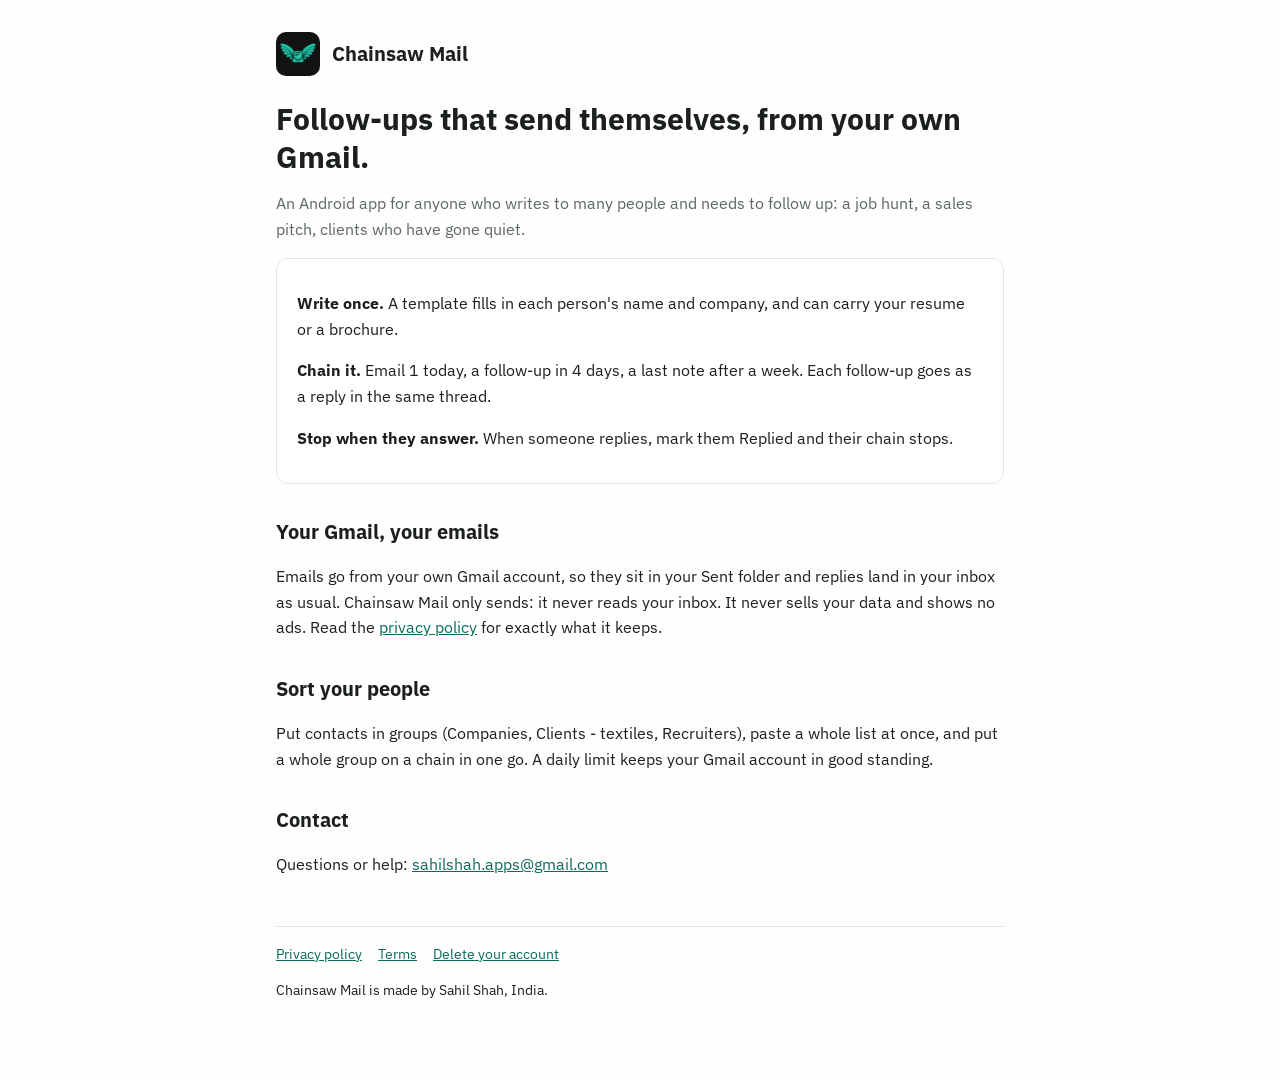
<file: index.html>
<!doctype html>
<html lang="en">
<head>
  <meta charset="utf-8">
  <meta name="viewport" content="width=device-width, initial-scale=1">
  <title>Chainsaw Mail</title>
  <meta name="description" content="Follow-up emails that send themselves, from your own Gmail.">
  <link rel="icon" href="icon.png">
  <link rel="preconnect" href="https://fonts.googleapis.com">
  <link href="https://fonts.googleapis.com/css2?family=IBM+Plex+Sans:wght@400;600;700&display=swap" rel="stylesheet">
  <link rel="stylesheet" href="style.css">
</head>
<body>
<main>
  <header><img src="icon.png" alt=""><a href="./">Chainsaw Mail</a></header>

  <h1>Follow-ups that send themselves, from your own Gmail.</h1>
  <p class="muted">An Android app for anyone who writes to many people and needs to follow up: a job hunt, a sales
    pitch, clients who have gone quiet.</p>

  <div class="card">
    <p><strong>Write once.</strong> A template fills in each person's name and company, and can carry your resume or a
      brochure.</p>
    <p><strong>Chain it.</strong> Email 1 today, a follow-up in 4 days, a last note after a week. Each follow-up goes
      as a reply in the same thread.</p>
    <p><strong>Stop when they answer.</strong> When someone replies, mark them Replied and their chain stops.</p>
  </div>

  <h2>Your Gmail, your emails</h2>
  <p>Emails go from your own Gmail account, so they sit in your Sent folder and replies land in your inbox as usual.
    Chainsaw Mail only sends: it never reads your inbox. It never sells your data
    and shows no ads. Read the <a href="privacy.html">privacy policy</a> for exactly what it keeps.</p>

  <h2>Sort your people</h2>
  <p>Put contacts in groups (Companies, Clients - textiles, Recruiters), paste a whole list at once, and put a whole
    group on a chain in one go. A daily limit keeps your Gmail account in good standing.</p>

  <h2>Contact</h2>
  <p>Questions or help: <a href="mailto:sahilshah.apps@gmail.com">sahilshah.apps@gmail.com</a></p>

  <footer>
    <a href="privacy.html">Privacy policy</a><a href="terms.html">Terms</a><a href="delete-account.html">Delete your account</a>
    <p>Chainsaw Mail is made by Sahil Shah, India.</p>
  </footer>
</main>
</body>
</html>
</file>
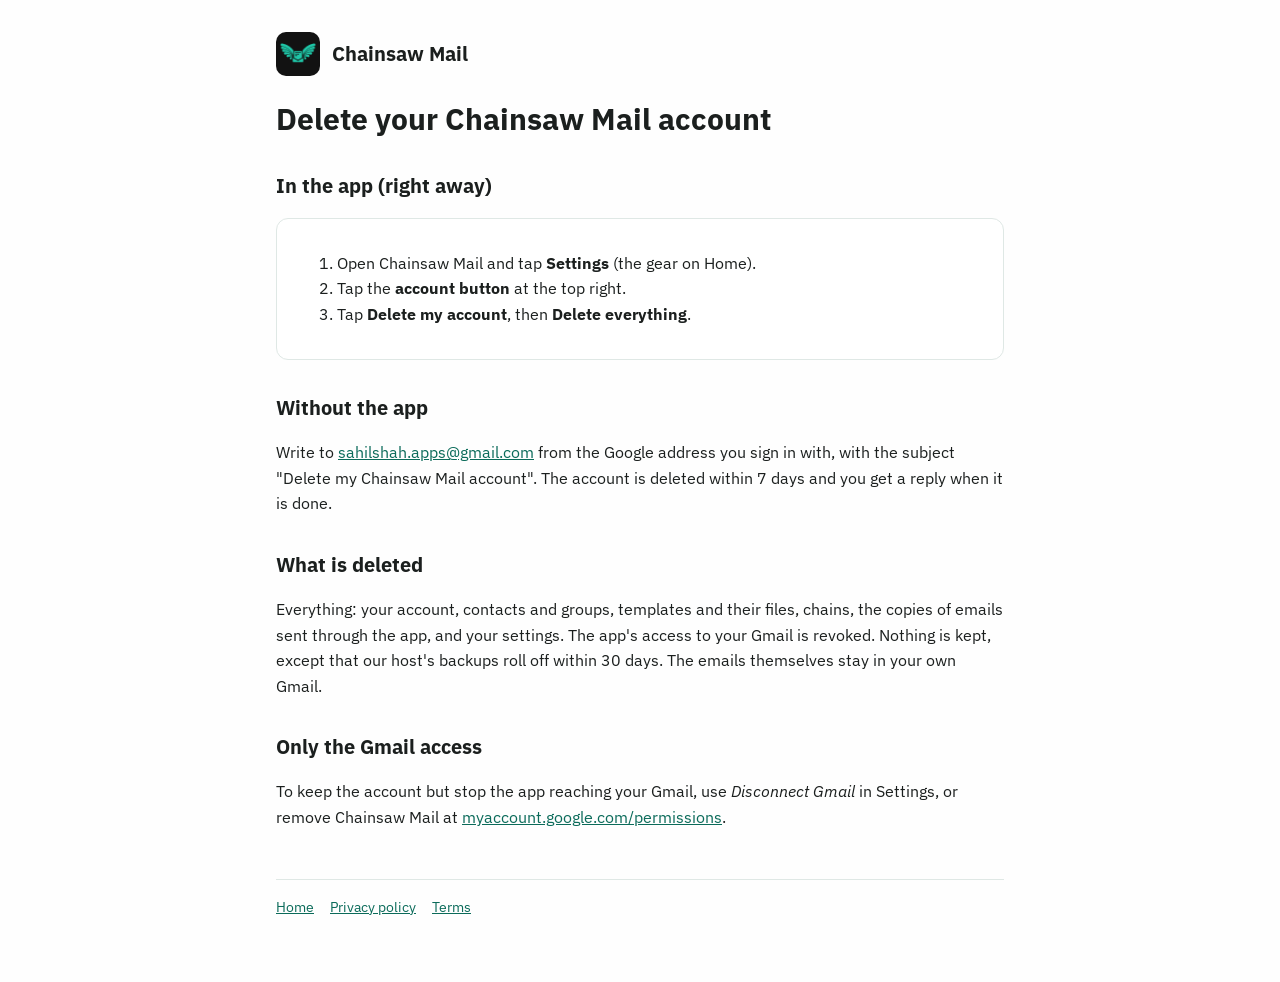
<file: delete-account.html>
<!doctype html>
<html lang="en">
<head>
  <meta charset="utf-8">
  <meta name="viewport" content="width=device-width, initial-scale=1">
  <title>Delete your account - Chainsaw Mail</title>
  <link rel="icon" href="icon.png">
  <link rel="preconnect" href="https://fonts.googleapis.com">
  <link href="https://fonts.googleapis.com/css2?family=IBM+Plex+Sans:wght@400;600;700&display=swap" rel="stylesheet">
  <link rel="stylesheet" href="style.css">
</head>
<body>
<main>
  <header><img src="icon.png" alt=""><a href="./">Chainsaw Mail</a></header>

  <h1>Delete your Chainsaw Mail account</h1>

  <h2>In the app (right away)</h2>
  <div class="card">
    <ol>
      <li>Open Chainsaw Mail and tap <strong>Settings</strong> (the gear on Home).</li>
      <li>Tap the <strong>account button</strong> at the top right.</li>
      <li>Tap <strong>Delete my account</strong>, then <strong>Delete everything</strong>.</li>
    </ol>
  </div>

  <h2>Without the app</h2>
  <p>Write to <a href="mailto:sahilshah.apps@gmail.com?subject=Delete%20my%20Chainsaw%20Mail%20account">sahilshah.apps@gmail.com</a>
    from the Google address you sign in with, with the subject "Delete my Chainsaw Mail account". The account is
    deleted within 7 days and you get a reply when it is done.</p>

  <h2>What is deleted</h2>
  <p>Everything: your account, contacts and groups, templates and their files, chains, the copies of emails sent
    through the app, and your settings. The app's access to your
    Gmail is revoked. Nothing is kept, except that our host's backups roll off within 30 days. The emails themselves
    stay in your own Gmail.</p>

  <h2>Only the Gmail access</h2>
  <p>To keep the account but stop the app reaching your Gmail, use <em>Disconnect Gmail</em> in Settings, or remove
    Chainsaw Mail at <a href="https://myaccount.google.com/permissions">myaccount.google.com/permissions</a>.</p>

  <footer>
    <a href="./">Home</a><a href="privacy.html">Privacy policy</a><a href="terms.html">Terms</a>
  </footer>
</main>
</body>
</html>
</file>
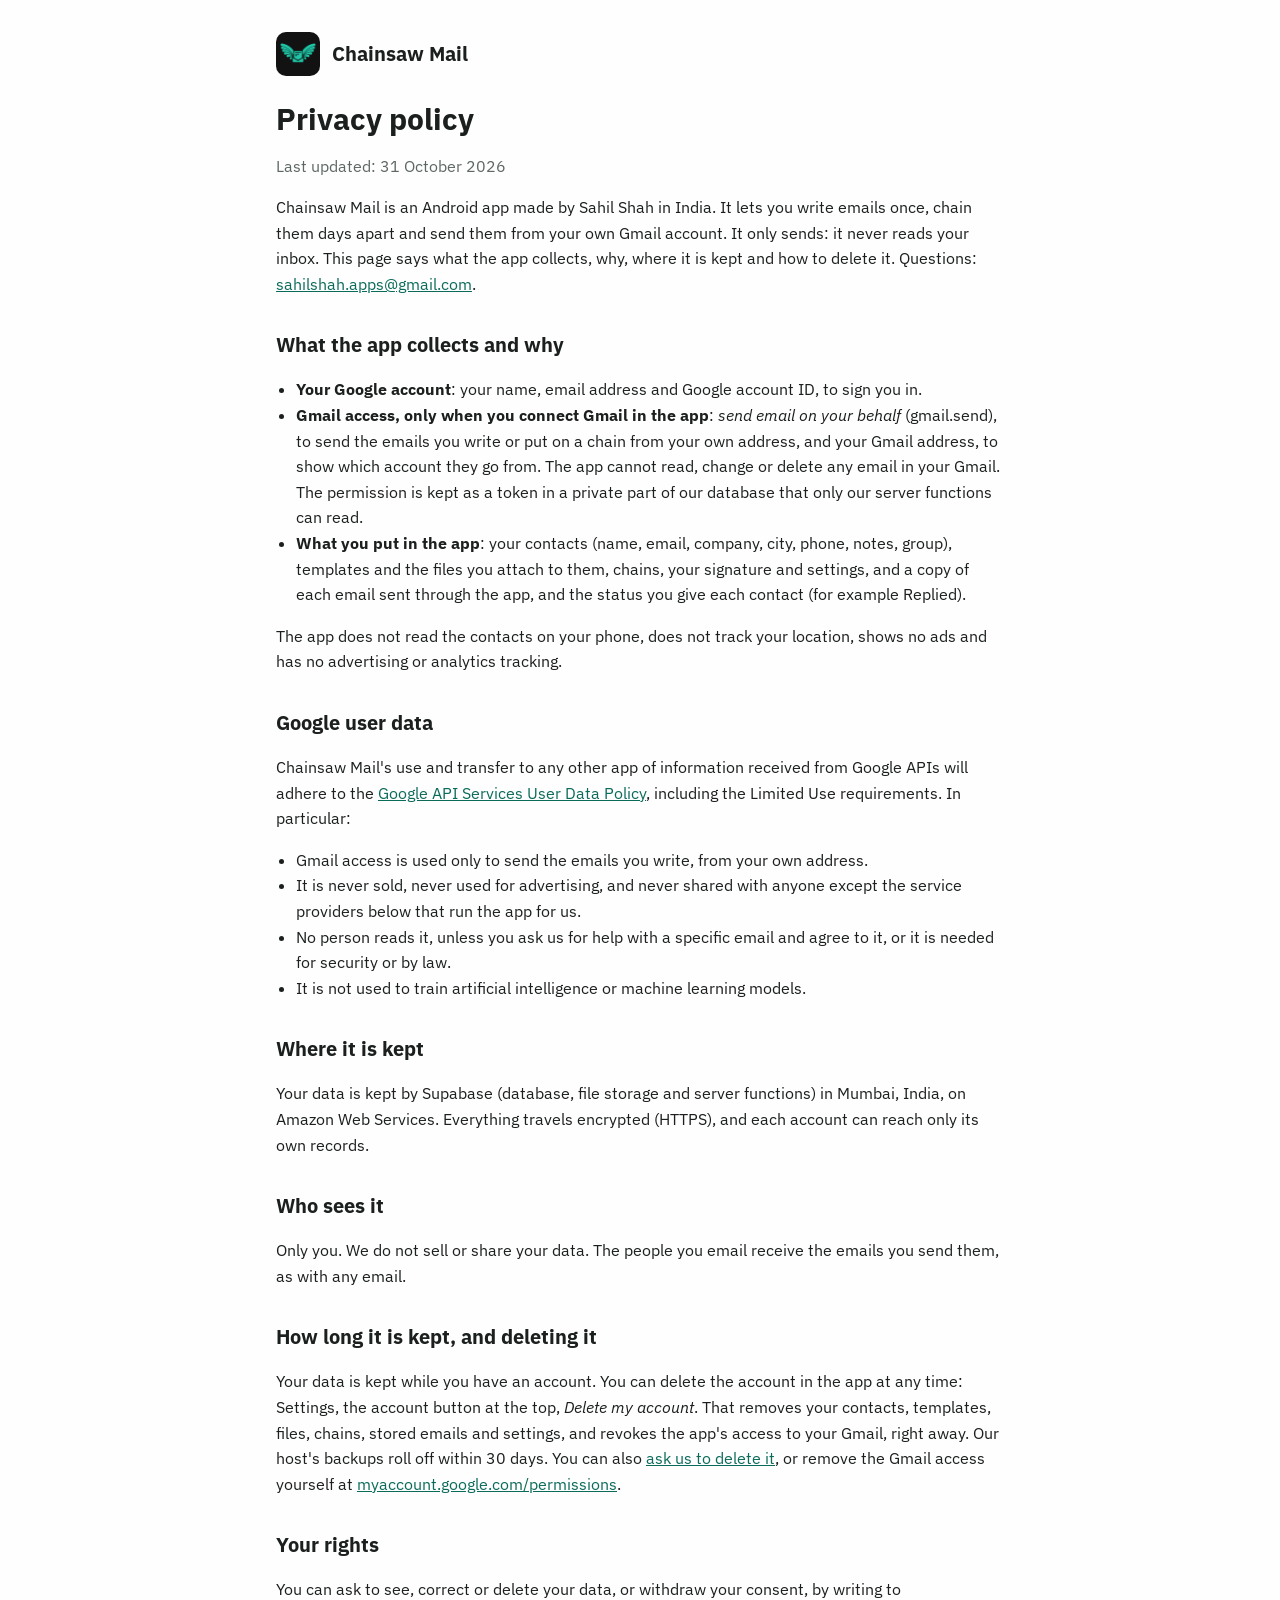
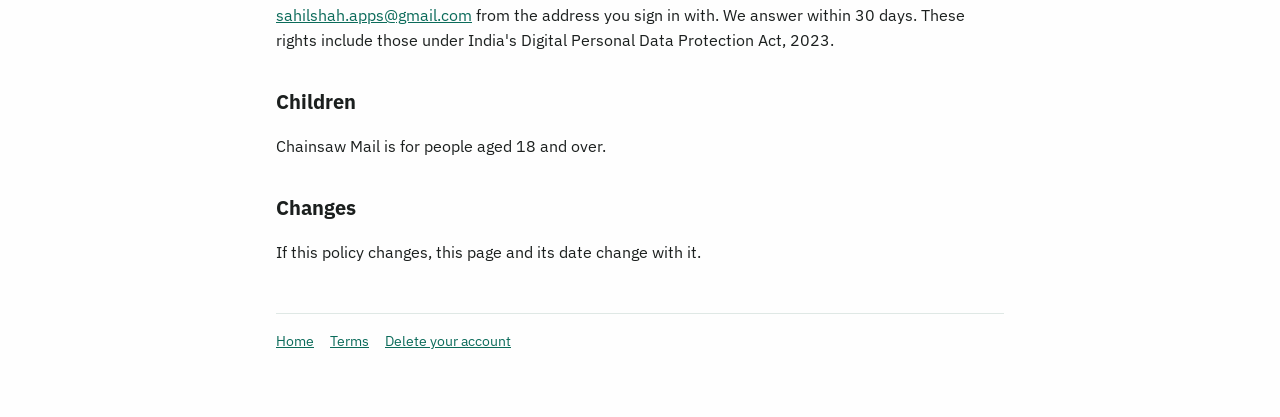
<file: privacy.html>
<!doctype html>
<html lang="en">
<head>
  <meta charset="utf-8">
  <meta name="viewport" content="width=device-width, initial-scale=1">
  <title>Privacy policy - Chainsaw Mail</title>
  <link rel="icon" href="icon.png">
  <link rel="preconnect" href="https://fonts.googleapis.com">
  <link href="https://fonts.googleapis.com/css2?family=IBM+Plex+Sans:wght@400;600;700&display=swap" rel="stylesheet">
  <link rel="stylesheet" href="style.css">
</head>
<body>
<main>
  <header><img src="icon.png" alt=""><a href="./">Chainsaw Mail</a></header>

  <h1>Privacy policy</h1>
  <p class="muted">Last updated: 31 October 2026</p>

  <p>Chainsaw Mail is an Android app made by Sahil Shah in India. It lets you write emails once, chain them days apart
    and send them from your own Gmail account. It only sends: it never reads your inbox. This page says what the
    app collects, why, where it is kept and how to delete it. Questions:
    <a href="mailto:sahilshah.apps@gmail.com">sahilshah.apps@gmail.com</a>.</p>

  <h2>What the app collects and why</h2>
  <ul>
    <li><strong>Your Google account</strong>: your name, email address and Google account ID, to sign you in.</li>
    <li><strong>Gmail access, only when you connect Gmail in the app</strong>: <em>send email on your behalf</em>
      (gmail.send), to send the emails you write or put on a chain from your own address, and your Gmail address, to
      show which account they go from. The app cannot read, change or delete any email in your Gmail. The permission
      is kept as a token in a private part of our database that only our server functions can read.
    </li>
    <li><strong>What you put in the app</strong>: your contacts (name, email, company, city, phone, notes, group),
      templates and the files you attach to them, chains, your signature and settings, and a copy of each email sent
      through the app, and the status you give each contact (for example Replied).</li>
  </ul>
  <p>The app does not read the contacts on your phone, does not track your location, shows no ads and has no
    advertising or analytics tracking.</p>

  <h2>Google user data</h2>
  <p>Chainsaw Mail's use and transfer to any other app of information received from Google APIs will adhere to the
    <a href="https://developers.google.com/terms/api-services-user-data-policy">Google API Services User Data Policy</a>,
    including the Limited Use requirements. In particular:</p>
  <ul>
    <li>Gmail access is used only to send the emails you write, from your own address.</li>
    <li>It is never sold, never used for advertising, and never shared with anyone except the service providers
      below that run the app for us.</li>
    <li>No person reads it, unless you ask us for help with a specific email and agree to it, or it is needed for
      security or by law.</li>
    <li>It is not used to train artificial intelligence or machine learning models.</li>
  </ul>

  <h2>Where it is kept</h2>
  <p>Your data is kept by Supabase (database, file storage and server functions) in Mumbai, India, on Amazon Web
    Services. Everything travels encrypted (HTTPS), and each
    account can reach only its own records.</p>

  <h2>Who sees it</h2>
  <p>Only you. We do not sell or share your data. The people you email receive the emails you send them, as with any
    email.</p>

  <h2>How long it is kept, and deleting it</h2>
  <p>Your data is kept while you have an account. You can delete the account in the app at any time: Settings, the
    account button at the top, <em>Delete my account</em>. That removes your contacts, templates, files, chains,
    stored emails and settings, and revokes the app's access to your Gmail, right away. Our host's backups roll off
    within 30 days. You can also <a href="delete-account.html">ask us to delete it</a>, or remove the Gmail access
    yourself at <a href="https://myaccount.google.com/permissions">myaccount.google.com/permissions</a>.</p>

  <h2>Your rights</h2>
  <p>You can ask to see, correct or delete your data, or withdraw your consent, by writing to
    <a href="mailto:sahilshah.apps@gmail.com">sahilshah.apps@gmail.com</a> from the address you sign in with. We
    answer within 30 days. These rights include those under India's Digital Personal Data Protection Act, 2023.</p>

  <h2>Children</h2>
  <p>Chainsaw Mail is for people aged 18 and over.</p>

  <h2>Changes</h2>
  <p>If this policy changes, this page and its date change with it.</p>

  <footer>
    <a href="./">Home</a><a href="terms.html">Terms</a><a href="delete-account.html">Delete your account</a>
  </footer>
</main>
</body>
</html>
</file>
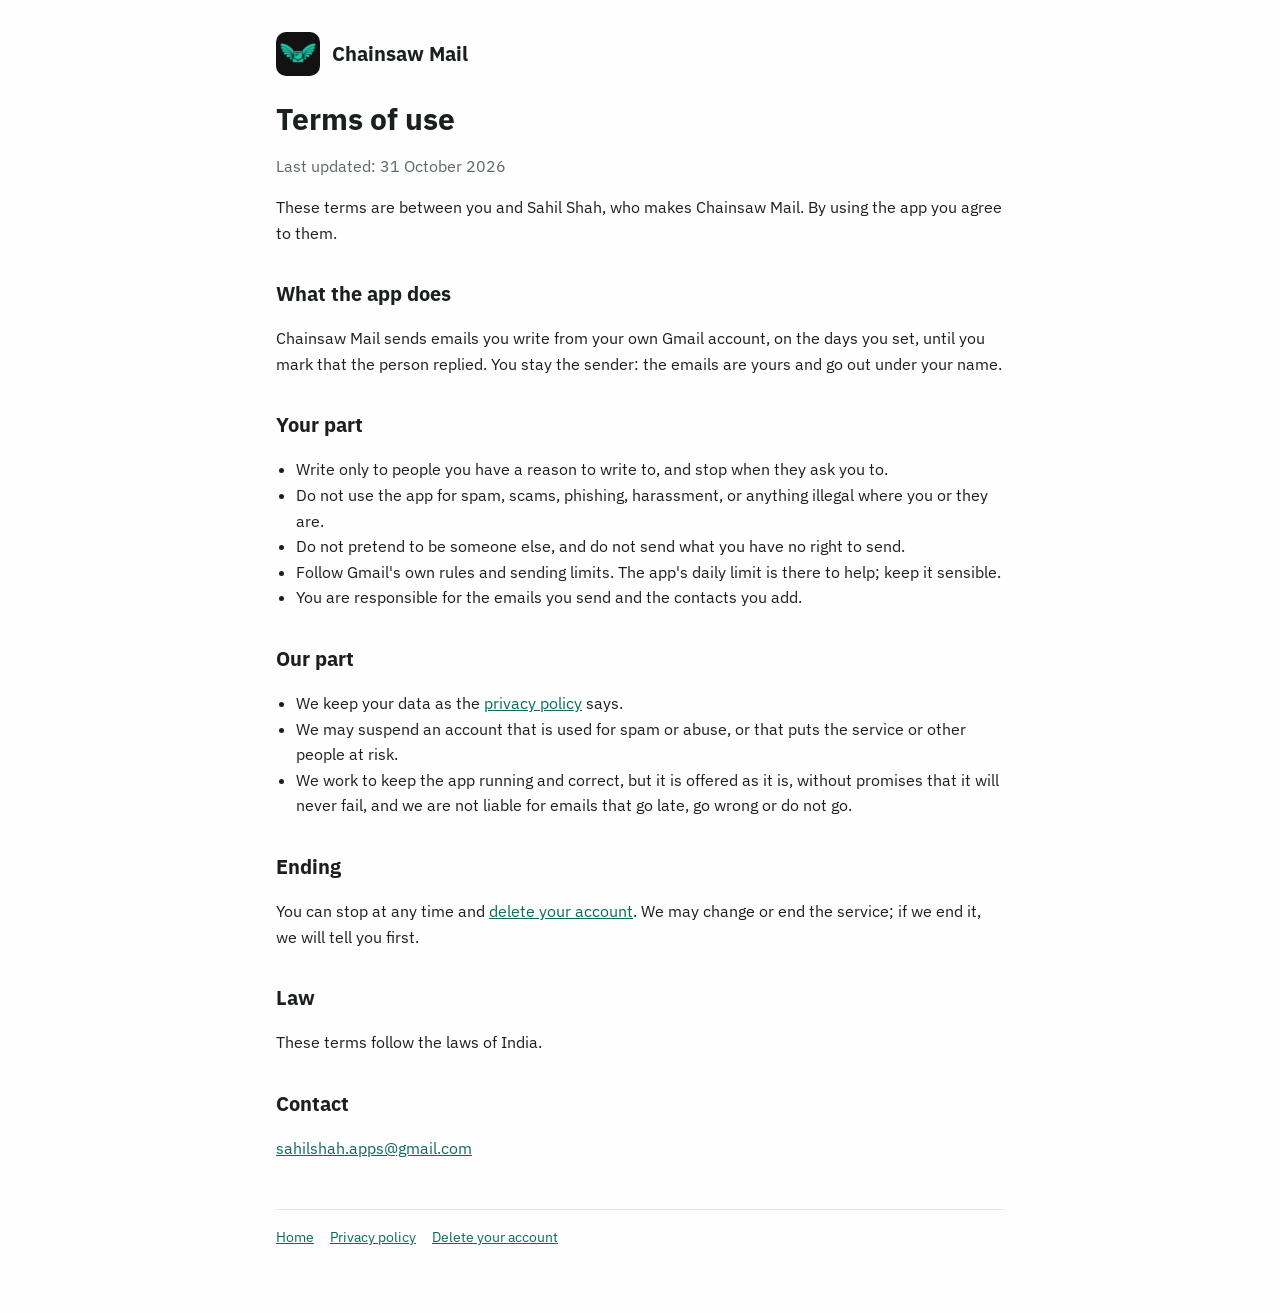
<file: terms.html>
<!doctype html>
<html lang="en">
<head>
  <meta charset="utf-8">
  <meta name="viewport" content="width=device-width, initial-scale=1">
  <title>Terms - Chainsaw Mail</title>
  <link rel="icon" href="icon.png">
  <link rel="preconnect" href="https://fonts.googleapis.com">
  <link href="https://fonts.googleapis.com/css2?family=IBM+Plex+Sans:wght@400;600;700&display=swap" rel="stylesheet">
  <link rel="stylesheet" href="style.css">
</head>
<body>
<main>
  <header><img src="icon.png" alt=""><a href="./">Chainsaw Mail</a></header>

  <h1>Terms of use</h1>
  <p class="muted">Last updated: 31 October 2026</p>

  <p>These terms are between you and Sahil Shah, who makes Chainsaw Mail. By using the app you agree to them.</p>

  <h2>What the app does</h2>
  <p>Chainsaw Mail sends emails you write from your own Gmail account, on the days you set, until you mark that the
    person replied. You stay the sender: the emails are yours and go out under your name.</p>

  <h2>Your part</h2>
  <ul>
    <li>Write only to people you have a reason to write to, and stop when they ask you to.</li>
    <li>Do not use the app for spam, scams, phishing, harassment, or anything illegal where you or they are.</li>
    <li>Do not pretend to be someone else, and do not send what you have no right to send.</li>
    <li>Follow Gmail's own rules and sending limits. The app's daily limit is there to help; keep it sensible.</li>
    <li>You are responsible for the emails you send and the contacts you add.</li>
  </ul>

  <h2>Our part</h2>
  <ul>
    <li>We keep your data as the <a href="privacy.html">privacy policy</a> says.</li>
    <li>We may suspend an account that is used for spam or abuse, or that puts the service or other people at risk.</li>
    <li>We work to keep the app running and correct, but it is offered as it is, without promises that it will never
      fail, and we are not liable for emails that go late, go wrong or do not go.</li>
  </ul>

  <h2>Ending</h2>
  <p>You can stop at any time and <a href="delete-account.html">delete your account</a>. We may change or end the
    service; if we end it, we will tell you first.</p>

  <h2>Law</h2>
  <p>These terms follow the laws of India.</p>

  <h2>Contact</h2>
  <p><a href="mailto:sahilshah.apps@gmail.com">sahilshah.apps@gmail.com</a></p>

  <footer>
    <a href="./">Home</a><a href="privacy.html">Privacy policy</a><a href="delete-account.html">Delete your account</a>
  </footer>
</main>
</body>
</html>
</file>
<file: style.css>
/* Chainsaw Mail's pages: the app's teal on a near-white page, one readable column. */
:root {
  --brand: #0b6b5a;
  --ink: #1b1f1e;
  --muted: #5d6764;
  --page: #fefefe;
  --card: #ffffff;
  --edge: #dfe8e5;
}
@media (prefers-color-scheme: dark) {
  :root {
    --brand: #4fc2aa;
    --ink: #eef3f1;
    --muted: #a4b0ac;
    --page: #121614;
    --card: #1a201e;
    --edge: #2b3431;
  }
}
* { box-sizing: border-box; }
body {
  margin: 0;
  background: var(--page);
  color: var(--ink);
  font: 16px/1.6 "IBM Plex Sans", system-ui, sans-serif;
}
main { max-width: 760px; margin: 0 auto; padding: 32px 16px 64px; }
header { display: flex; align-items: center; gap: 12px; margin-bottom: 24px; }
header img { width: 44px; height: 44px; border-radius: 10px; }
header a { color: var(--ink); text-decoration: none; font-weight: 700; font-size: 20px; }
h1 { font-size: 30px; line-height: 1.25; margin: 8px 0 12px; }
h2 { font-size: 20px; margin: 32px 0 8px; }
p, li { color: var(--ink); }
.muted { color: var(--muted); }
a { color: var(--brand); }
.card { background: var(--card); border: 1px solid var(--edge); border-radius: 12px; padding: 16px 20px; margin: 16px 0; }
ul { padding-left: 20px; }
footer { margin-top: 48px; padding-top: 16px; border-top: 1px solid var(--edge); font-size: 14px; color: var(--muted); }
footer a { margin-right: 16px; }
</file>
